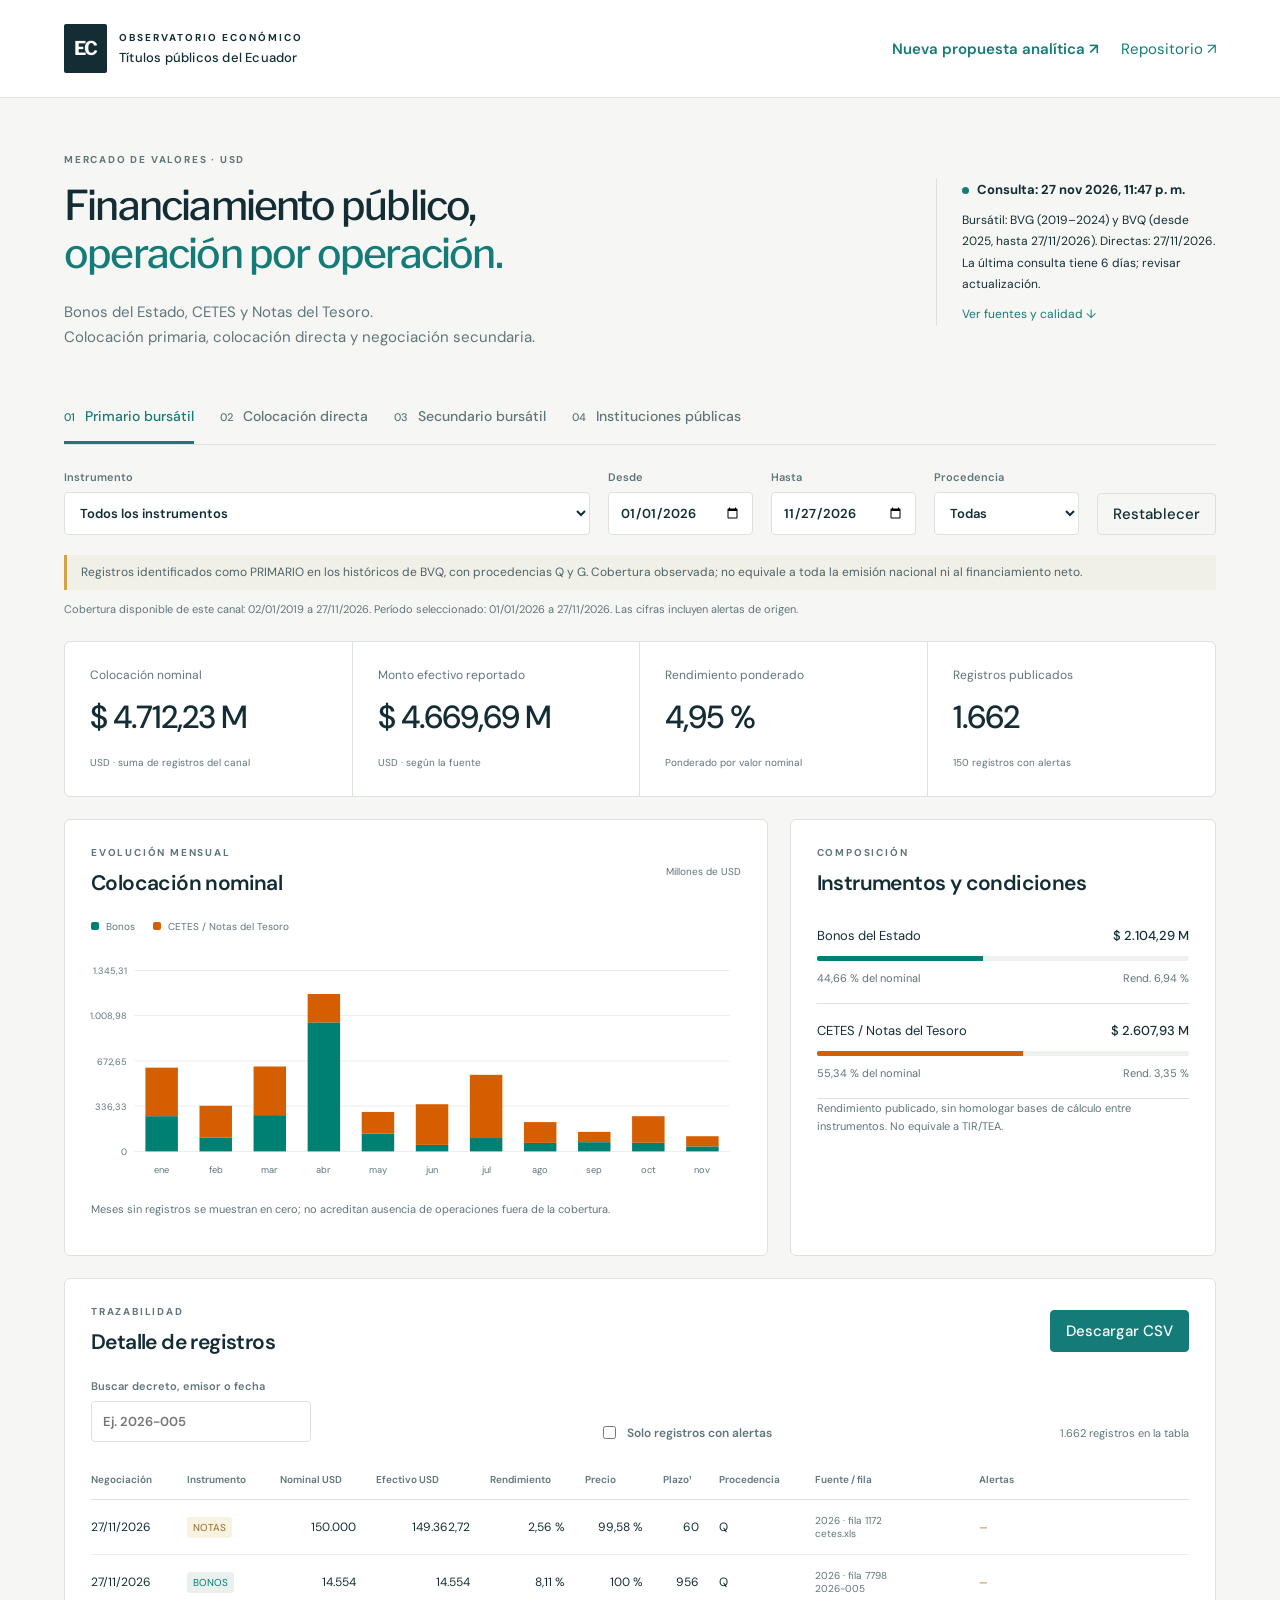
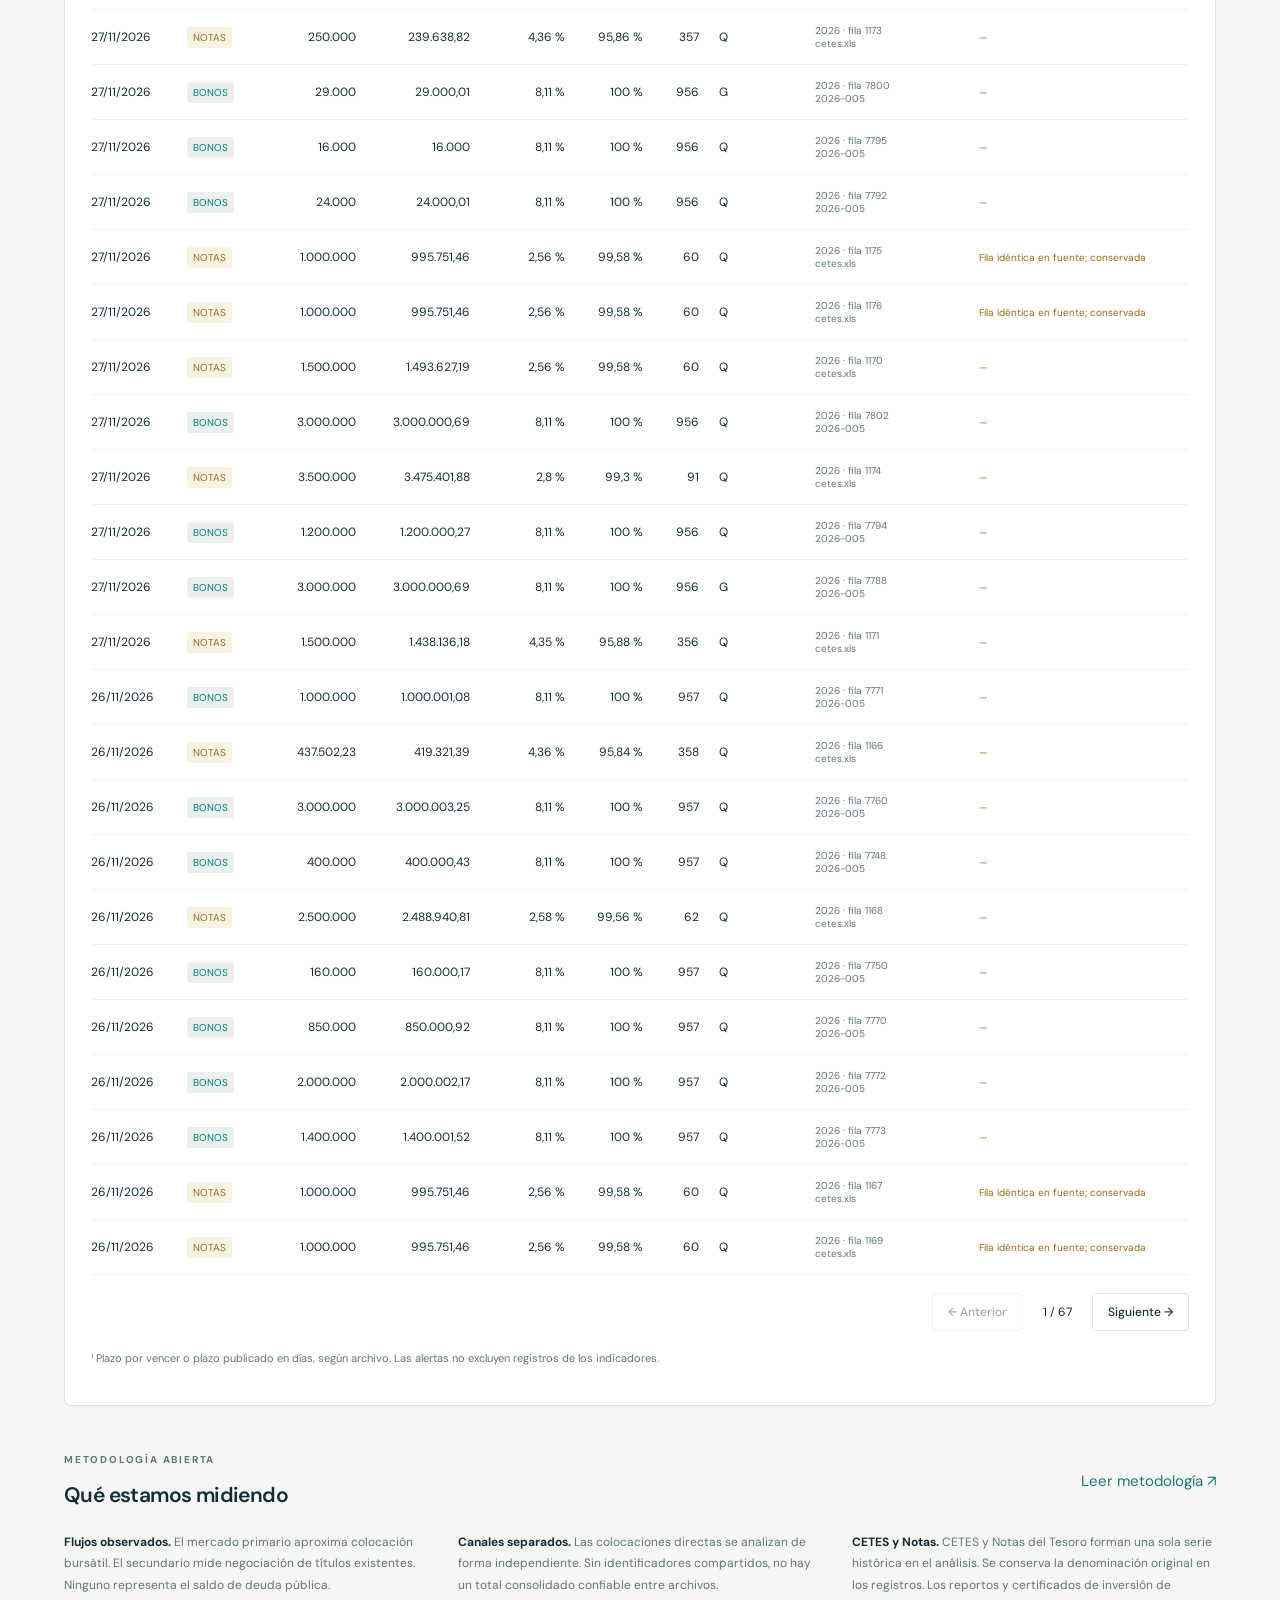
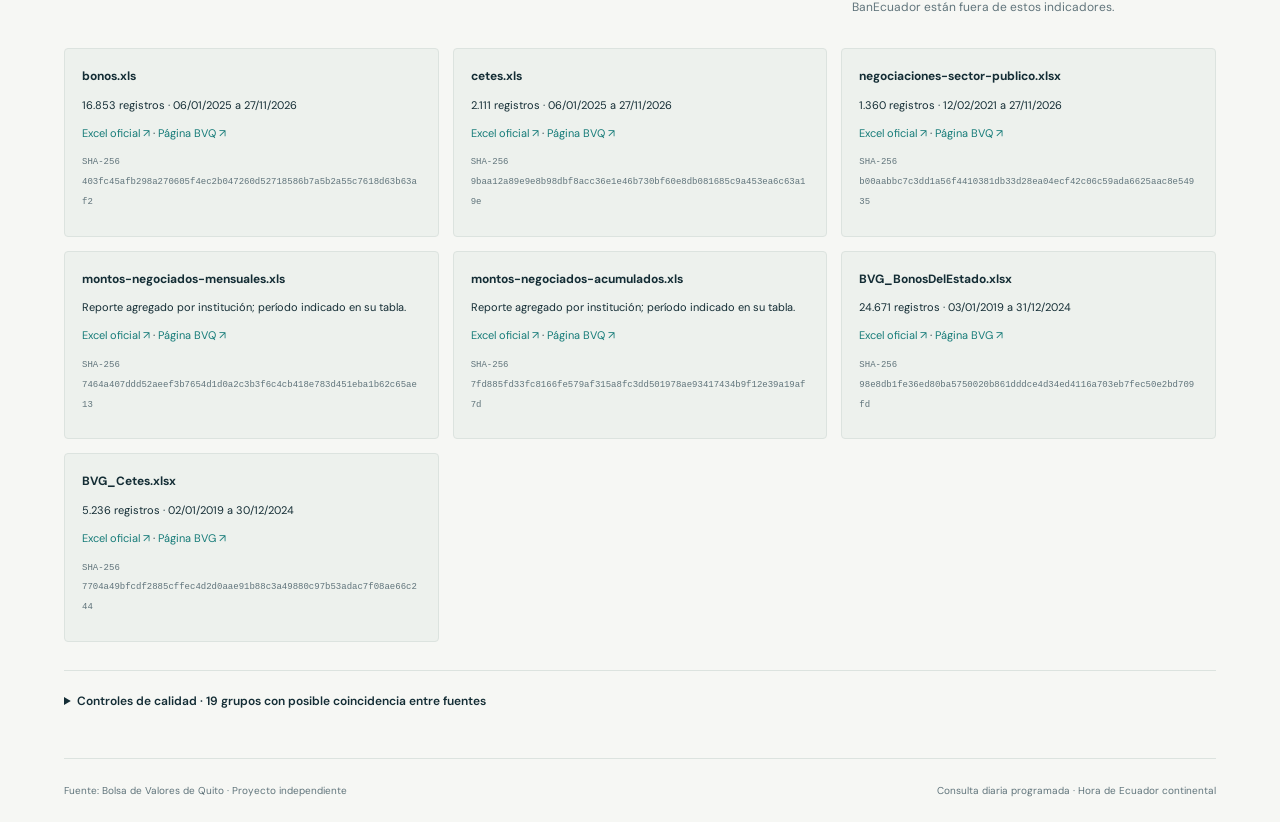
<file: docs/index.html>
<!doctype html>
<html lang="es">
<head><meta charset="utf-8"><meta name="viewport" content="width=device-width,initial-scale=1"><meta name="description" content="Seguimiento de colocaciones y negociaciones de bonos, CETES y Notas del Tesoro en Ecuador, con datos de la Bolsa de Quito."><title>Observatorio de títulos públicos · Ecuador</title><link rel="stylesheet" href="style.css"></head>
<body>
<header><div class="brand"><span class="mark">EC</span><div>OBSERVATORIO ECONÓMICO<small>Títulos públicos del Ecuador</small></div></div><nav aria-label="Vistas del proyecto"><a href="analisis/" style="margin-right:22px;font-weight:600">Nueva propuesta analítica ↗</a><a href="https://github.com/jp1309/ecuador-deuda-dashboard" target="_blank" rel="noopener">Repositorio ↗</a></nav></header>
<main>
<section class="hero"><div><p class="eyebrow">MERCADO DE VALORES · USD</p><h1>Financiamiento público,<br><em>operación por operación.</em></h1><p class="intro">Bonos del Estado, CETES y Notas del Tesoro.<br>Colocación primaria, colocación directa y negociación secundaria.</p></div><aside class="freshness"><span class="status-dot"></span><strong id="checked">Cargando fuentes…</strong><p id="coverage">Verificando cobertura de los archivos</p><a href="#fuentes">Ver fuentes y calidad ↓</a></aside></section>
<div id="error" role="alert" hidden></div>
<nav class="tabs" aria-label="Canal de negociación"><button data-channel="Primario bursátil" class="active" aria-pressed="true">01 <span>Primario bursátil</span></button><button data-channel="Colocación directa" aria-pressed="false">02 <span>Colocación directa</span></button><button data-channel="Secundario bursátil" aria-pressed="false">03 <span>Secundario bursátil</span></button><button data-channel="Instituciones" aria-pressed="false">04 <span>Instituciones públicas</span></button></nav>
<div id="transactions">
<section class="filters" aria-label="Filtros"><label>Instrumento<select id="instrument"><option value="all">Todos los instrumentos</option><option value="BONOS">Bonos del Estado</option><option value="TESORO">CETES / Notas del Tesoro</option></select></label><label>Desde<input type="date" id="from"></label><label>Hasta<input type="date" id="to"></label><label>Procedencia<select id="origin"><option value="all">Todas</option><option value="Q">Q · Quito</option><option value="G">G · Guayaquil</option></select></label><button id="reset" class="subtle">Restablecer</button></section>
<p id="scope" class="scope"></p><p id="period-note" class="small"></p>
<section class="kpis" aria-label="Indicadores"><article><p id="nominal-label">Colocación nominal</p><h2 id="nominal">—</h2><small>USD · suma de registros del canal</small></article><article><p>Monto efectivo reportado</p><h2 id="effective">—</h2><small>USD · según la fuente</small></article><article><p>Rendimiento ponderado</p><h2 id="yield">—</h2><small>Ponderado por valor nominal</small></article><article><p>Registros publicados</p><h2 id="count">—</h2><small id="flag-count">Sin identificador único de operación</small></article></section>
<section class="charts"><article class="panel"><div class="panel-head"><div><p class="eyebrow">EVOLUCIÓN MENSUAL</p><h2 id="chart-title">Colocación nominal</h2></div><span class="unit">Millones de USD</span></div><div class="legend"><span class="bond">Bonos</span><span class="cete">CETES / Notas del Tesoro</span></div><div id="monthly" class="chart"></div><p class="small">Meses sin registros se muestran en cero; no acreditan ausencia de operaciones fuera de la cobertura.</p></article><article class="panel"><div class="panel-head"><div><p class="eyebrow">COMPOSICIÓN</p><h2>Instrumentos y condiciones</h2></div></div><div id="mix"></div><p class="small">Rendimiento publicado, sin homologar bases de cálculo entre instrumentos. No equivale a TIR/TEA.</p></article></section>
<section class="panel detail"><div class="panel-head"><div><p class="eyebrow">TRAZABILIDAD</p><h2>Detalle de registros</h2></div><button id="export">Descargar CSV</button></div><div class="table-tools"><label class="search">Buscar decreto, emisor o fecha<input id="search" type="search" placeholder="Ej. 2026-005"></label><label class="check"><input id="only-flags" type="checkbox"> Solo registros con alertas</label><span id="table-count" class="small" aria-live="polite"></span></div><div class="table-wrap"><table><thead><tr><th>Negociación</th><th>Instrumento</th><th>Nominal USD</th><th>Efectivo USD</th><th>Rendimiento</th><th>Precio</th><th>Plazo¹</th><th>Procedencia</th><th>Fuente / fila</th><th>Alertas</th></tr></thead><tbody id="rows"></tbody></table></div><div class="pager"><button id="prev" class="subtle">← Anterior</button><span id="page"></span><button id="next" class="subtle">Siguiente →</button></div><p class="small">¹ Plazo por vencer o plazo publicado en días, según archivo. Las alertas no excluyen registros de los indicadores.</p></section>
</div>
<section id="institutions" hidden><div class="section-head"><div><p class="eyebrow">CONTEXTO DEL SECTOR PÚBLICO</p><h2>Participación por entidad y región</h2></div><label>Reporte<select id="institution-period"><option value="0">Mensual</option><option value="1">Acumulado</option></select></label></div><p class="scope">Estos montos abarcan la actividad reportada por entidad pública. No identifican quién compró cada bono o CETE y no se suman a las colocaciones.</p><p id="institution-dates"></p><div class="panel"><div class="table-wrap"><table><thead><tr><th>Entidad</th><th>Código</th><th>Quito · USD efectivo</th><th>Guayaquil · USD efectivo</th><th>Nacional · USD efectivo</th><th>Nacional · USD ajustado</th></tr></thead><tbody id="institution-rows"></tbody><tfoot id="institution-total"></tfoot></table></div></div><p class="small">Valor ajustado: se conserva como lo publica BVQ; no se utiliza como financiamiento captado. Mensual y acumulado son ventanas distintas y no se suman.</p></section>
<section id="fuentes" class="sources"><div class="section-head"><div><p class="eyebrow">METODOLOGÍA ABIERTA</p><h2>Qué estamos midiendo</h2></div><a href="https://github.com/jp1309/ecuador-deuda-dashboard/blob/main/METODOLOGIA.md" target="_blank" rel="noopener">Leer metodología ↗</a></div><div class="method-grid"><p><strong>Flujos observados.</strong> El mercado primario aproxima colocación bursátil. El secundario mide negociación de títulos existentes. Ninguno representa el saldo de deuda pública.</p><p><strong>Canales separados.</strong> Las colocaciones directas se analizan de forma independiente. Sin identificadores compartidos, no hay un total consolidado confiable entre archivos.</p><p><strong>CETES y Notas.</strong> CETES y Notas del Tesoro forman una sola serie histórica en el análisis. Se conserva la denominación original en los registros. Los reportos y certificados de inversión de BanEcuador están fuera de estos indicadores.</p></div><div id="source-list" class="source-grid"></div><details><summary id="quality-summary">Controles de calidad y exclusiones</summary><div id="quality"></div></details></section>
<footer><span>Fuente: Bolsa de Valores de Quito · Proyecto independiente</span><span>Consulta diaria programada · Hora de Ecuador continental</span></footer>
</main><script type="module" src="app.js"></script></body></html>
</file>
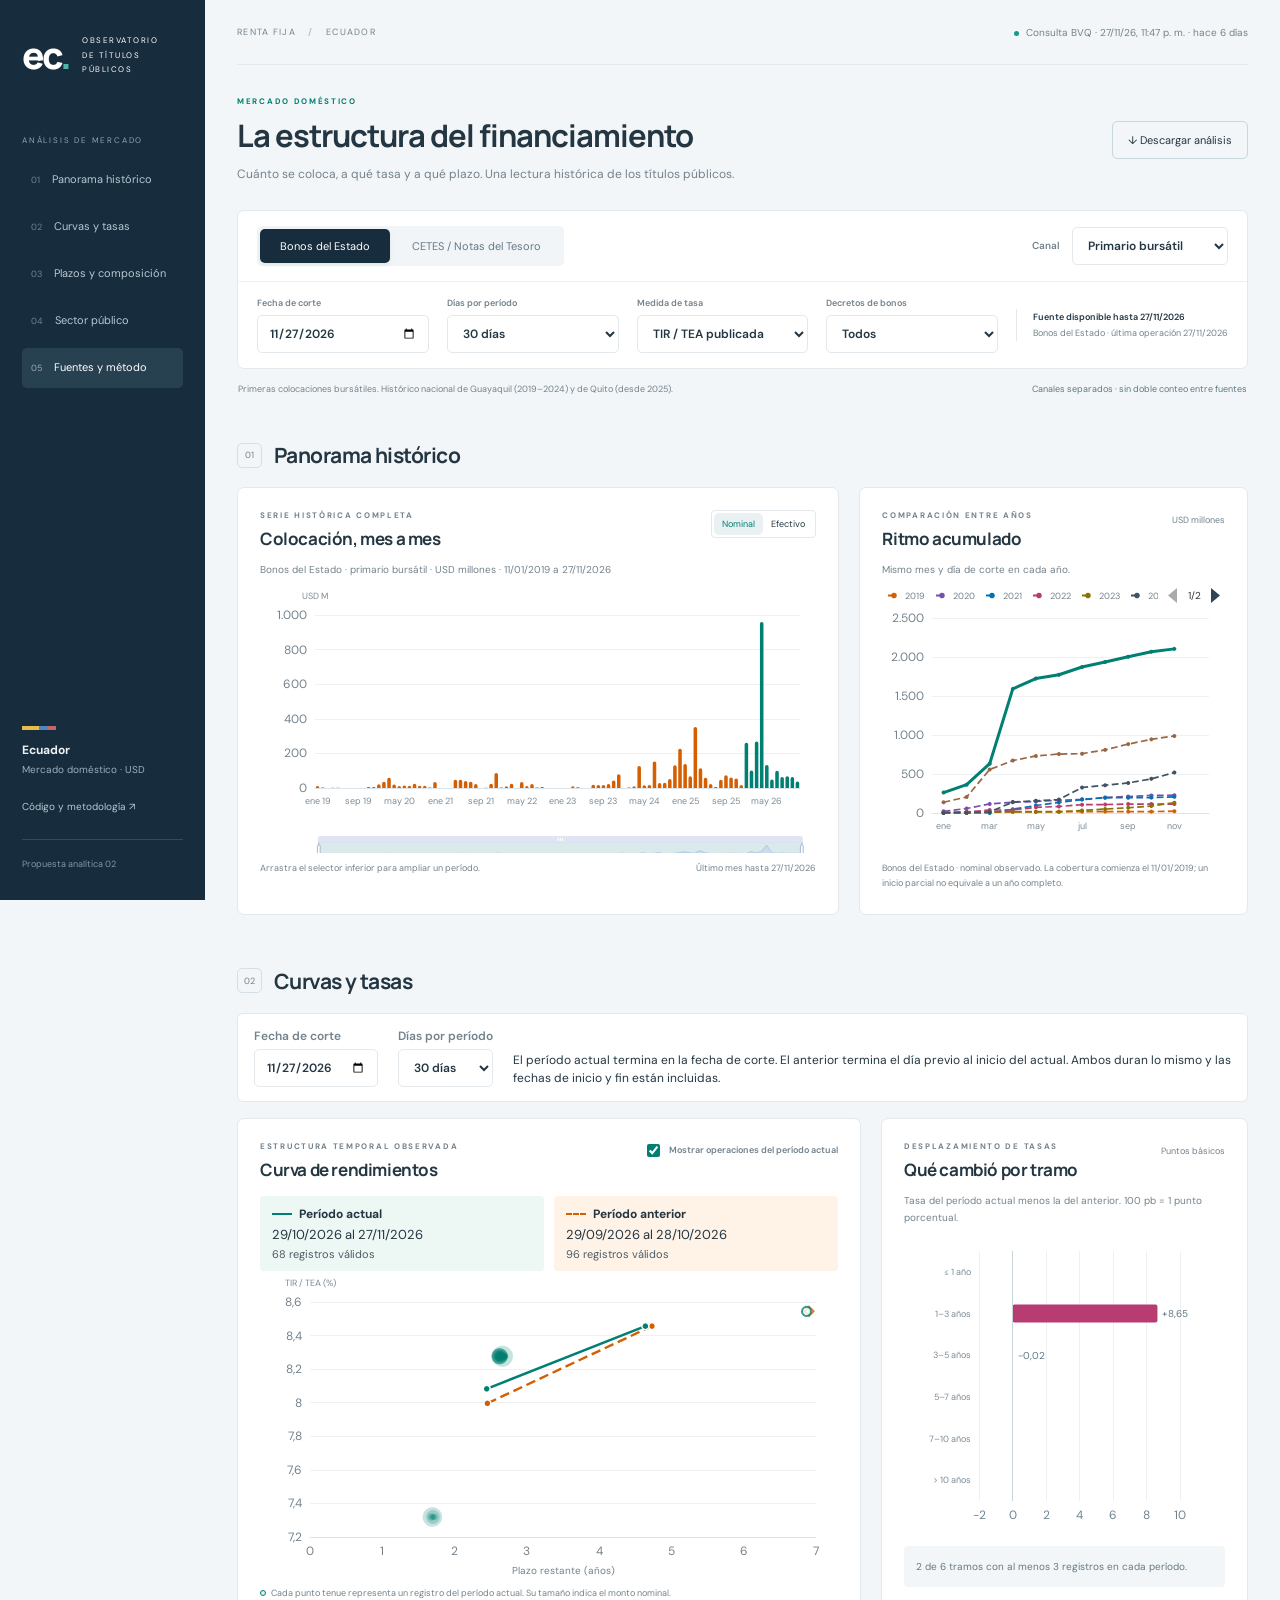
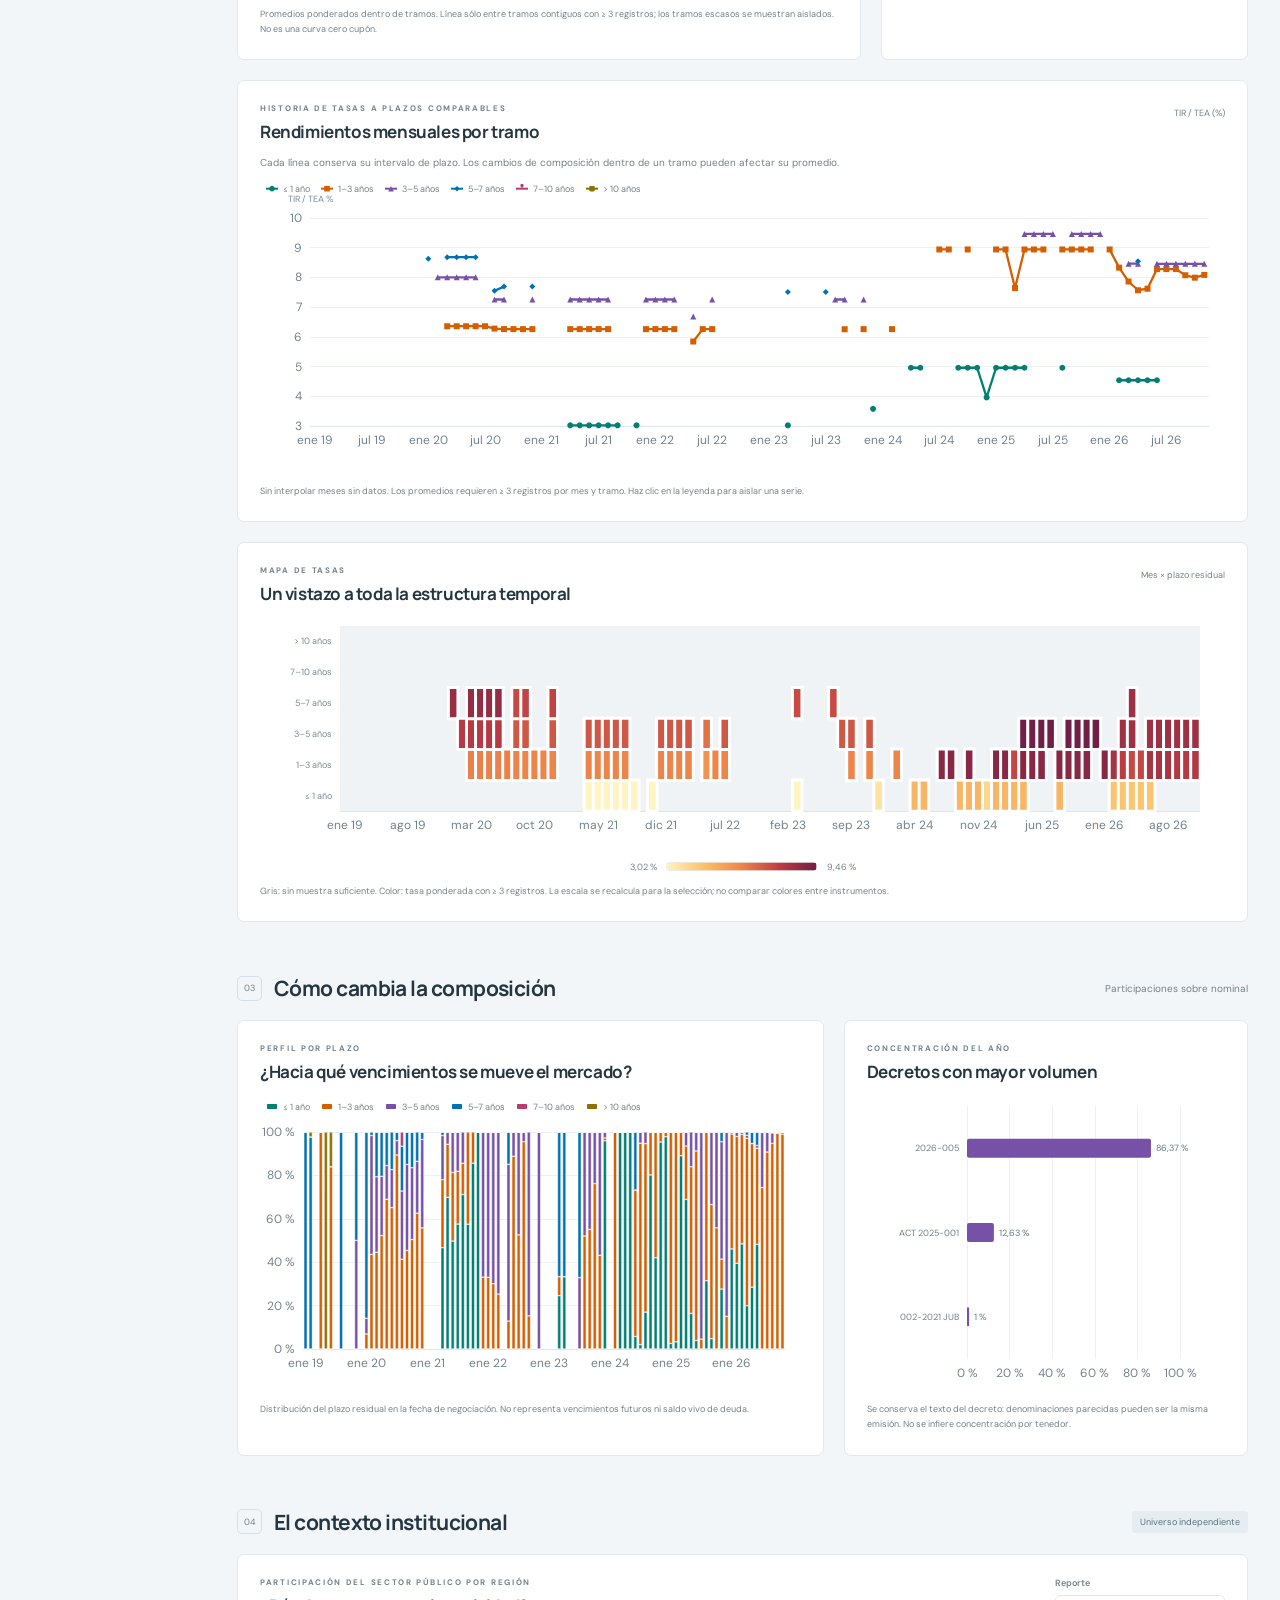
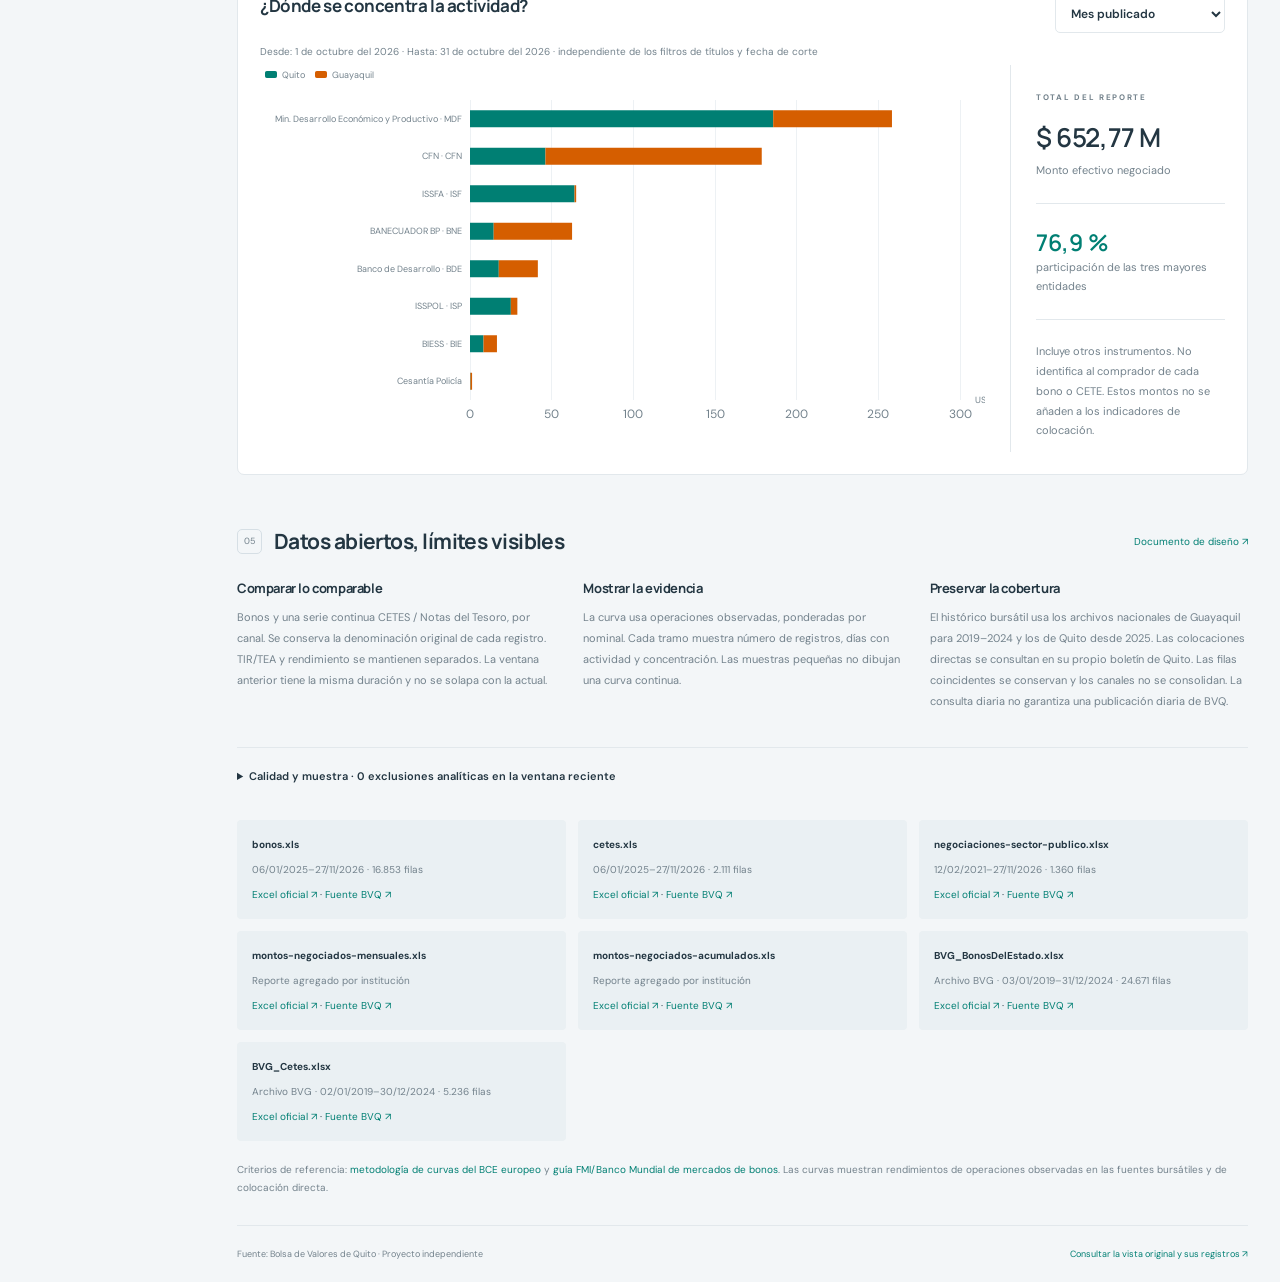
<file: docs/analisis/index.html>
<!doctype html><html lang="es"><head><meta charset="utf-8"><meta name="viewport" content="width=device-width,initial-scale=1"><meta name="description" content="Series históricas, curvas de rendimiento observadas y estructura por plazo de bonos, CETES y Notas del Tesoro en Ecuador."><title>Ecuador · Observatorio de títulos públicos</title><link rel="stylesheet" href="style.css"><script defer src="vendor/echarts.min.js"></script></head><body>
<aside class="sidebar"><a class="logo" href="#panorama"><span>ec<span class="logo-dot">.</span></span><small>OBSERVATORIO<br>DE TÍTULOS PÚBLICOS</small></a><div class="side-label">ANÁLISIS DE MERCADO</div><nav><a class="active" href="#panorama"><span>01</span> Panorama histórico</a><a href="#curvas"><span>02</span> Curvas y tasas</a><a href="#estructura"><span>03</span> Plazos y composición</a><a href="#instituciones"><span>04</span> Sector público</a><a href="#metodo"><span>05</span> Fuentes y método</a></nav><div class="sidebar-bottom"><div class="country"><i></i><i></i><i></i></div><strong>Ecuador</strong><p>Mercado doméstico · USD</p><a href="https://github.com/jp1309/ecuador-deuda-dashboard" target="_blank" rel="noopener">Código y metodología ↗</a><small>Propuesta analítica 02</small></div></aside>
<main><header class="topbar"><span>RENTA FIJA <b>/</b> ECUADOR</span><div><span class="status"></span><span id="updated">Cargando datos BVQ…</span></div></header>
<div class="page-head"><div><p class="eyebrow">MERCADO DOMÉSTICO</p><h1>La estructura del financiamiento</h1><p>Cuánto se coloca, a qué tasa y a qué plazo. Una lectura histórica de los títulos públicos.</p></div><button id="download" class="outline">↓ Descargar análisis</button></div>
<div id="error" hidden role="alert"></div>
<section class="control-panel"><div class="control-top"><div class="segmented" aria-label="Instrumento"><button data-instrument="BONOS" class="selected" aria-pressed="true">Bonos del Estado</button><button data-instrument="TESORO" aria-pressed="false">CETES / Notas del Tesoro</button></div><label>Canal<select id="channel"><option>Primario bursátil</option><option>Colocación directa</option><option>Secundario bursátil</option></select></label></div><div class="control-bottom"><label>Fecha de corte<input type="date" id="asof"></label><label>Días por período<select id="window"><option value="30">30 días</option><option value="90">90 días</option><option value="180">180 días</option></select></label><label>Medida de tasa<select id="rate"><option value="tea_pct">TIR / TEA publicada</option><option value="yield_pct">Rendimiento publicado</option></select></label><label id="group-label">Decretos de bonos<select id="group"><option value="all">Todos</option><option value="jub">Contienen «JUB»</option><option value="other">Sin «JUB»</option></select></label><div class="control-note"><strong id="cutoff">—</strong><span id="source-range">—</span></div></div></section>
<div class="context-line"><span id="scope"></span><span class="context-pill">Canales separados · sin doble conteo entre fuentes</span></div>
<div id="stale" class="notice" hidden><span id="stale-text"></span><button id="last-date">Explorar última operación</button></div>
<section id="panorama" class="anchor"><div class="section-title"><div><span class="section-number">01</span><h2>Panorama histórico</h2></div></div>
<div class="grid overview-grid"><article class="card"><div class="card-head"><div><p class="eyebrow">SERIE HISTÓRICA COMPLETA</p><h3 id="history-title">Colocación mensual</h3></div><div class="inline-control"><button data-money="nominal" class="chosen">Nominal</button><button data-money="effective">Efectivo</button></div></div><p class="chart-sub" id="history-sub">—</p><div id="volume-chart" class="chart large" role="img" aria-label="Serie histórica mensual del volumen"></div><div class="chart-foot"><span>Arrastra el selector inferior para ampliar un período.</span><span id="partial-month"></span></div></article><article class="card"><div class="card-head"><div><p class="eyebrow">COMPARACIÓN ENTRE AÑOS</p><h3>Ritmo acumulado</h3></div><span class="unit">USD millones</span></div><p class="chart-sub">Mismo mes y día de corte en cada año.</p><div id="cumulative-chart" class="chart large" role="img" aria-label="Volumen nominal acumulado por año al mismo corte"></div><p class="chart-foot" id="cumulative-foot"></p></article></div>
</section>
<section id="curvas" class="anchor"><div class="section-title"><div><span class="section-number">02</span><h2>Curvas y tasas</h2></div></div>
<div class="curve-controls">
  <label>Fecha de corte <input type="date" id="curve-asof"></label>
  <label>Días por período <select id="curve-window"><option value="30">30 días</option><option value="90">90 días</option><option value="180">180 días</option></select></label>
  <p>El período actual termina en la fecha de corte. El anterior termina el día previo al inicio del actual. Ambos duran lo mismo y las fechas de inicio y fin están incluidas.</p>
</div><div class="grid curve-grid"><article class="card"><div class="card-head"><div><p class="eyebrow">ESTRUCTURA TEMPORAL OBSERVADA</p><h3>Curva de rendimientos</h3></div><label class="checkbox"><input type="checkbox" id="show-points" checked> Mostrar operaciones del período actual</label></div>
<div class="curve-periods" role="group" aria-label="Períodos de la curva" aria-live="polite">
  <div class="curve-period current"><strong><i class="line current" aria-hidden="true"></i> Período actual</strong><span id="curve-current-range">—</span><small id="curve-current-sample"></small></div>
  <div class="curve-period previous"><strong><i class="line previous" aria-hidden="true"></i> Período anterior</strong><span id="curve-previous-range">—</span><small id="curve-previous-sample"></small></div>
</div>
<div id="curve-chart" class="chart curve" role="img" aria-label="Tasa por plazo restante, períodos actual y anterior"></div>
<div class="legend-note" id="curve-points-note"><span><i class="dot" aria-hidden="true"></i> Cada punto tenue representa un registro del período actual. Su tamaño indica el monto nominal.</span></div><p class="chart-foot">Promedios ponderados dentro de tramos. Línea sólo entre tramos contiguos con ≥ 3 registros; los tramos escasos se muestran aislados. No es una curva cero cupón.</p></article><article class="card changes"><div class="card-head"><div><p class="eyebrow">DESPLAZAMIENTO DE TASAS</p><h3>Qué cambió por tramo</h3></div><span class="unit">Puntos básicos</span></div><p class="chart-sub">Tasa del período actual menos la del anterior. 100 pb = 1 punto porcentual.</p><div id="shift-chart" class="chart curve" role="img" aria-label="Cambio de tasas por tramo de vencimiento"></div><div id="curve-coverage" class="coverage-note"></div></article></div>
<article class="card"><div class="card-head"><div><p class="eyebrow">HISTORIA DE TASAS A PLAZOS COMPARABLES</p><h3>Rendimientos mensuales por tramo</h3></div><span class="unit" id="rate-unit">% anual publicado</span></div><p class="chart-sub">Cada línea conserva su intervalo de plazo. Los cambios de composición dentro de un tramo pueden afectar su promedio.</p><div id="rate-history" class="chart history" role="img" aria-label="Series históricas de tasa por tramo de plazo residual"></div><p class="chart-foot">Sin interpolar meses sin datos. Los promedios requieren ≥ 3 registros por mes y tramo. Haz clic en la leyenda para aislar una serie.</p></article>
<article class="card heat-card"><div class="card-head"><div><p class="eyebrow">MAPA DE TASAS</p><h3>Un vistazo a toda la estructura temporal</h3></div><span class="unit">Mes × plazo residual</span></div><div id="heatmap" class="chart heat" role="img" aria-label="Mapa de calor de rendimientos por mes y plazo"></div><p class="chart-foot">Gris: sin muestra suficiente. Color: tasa ponderada con ≥ 3 registros. La escala se recalcula para la selección; no comparar colores entre instrumentos.</p></article>
</section>
<section id="estructura" class="anchor"><div class="section-title"><div><span class="section-number">03</span><h2>Cómo cambia la composición</h2></div><span class="small">Participaciones sobre nominal</span></div><div class="grid structure-grid"><article class="card"><div class="card-head"><div><p class="eyebrow">PERFIL POR PLAZO</p><h3>¿Hacia qué vencimientos se mueve el mercado?</h3></div></div><div id="tenor-chart" class="chart history" role="img" aria-label="Composición mensual del nominal por tramo de plazo"></div><p class="chart-foot">Distribución del plazo residual en la fecha de negociación. No representa vencimientos futuros ni saldo vivo de deuda.</p></article><article class="card"><div class="card-head"><div><p class="eyebrow">CONCENTRACIÓN DEL AÑO</p><h3 id="concentration-title">Decretos con mayor volumen</h3></div></div><div id="concentration-chart" class="chart history" role="img" aria-label="Concentración del nominal por decreto o procedencia"></div><p id="concentration-foot" class="chart-foot"></p></article></div></section>
<section id="instituciones" class="anchor"><div class="section-title"><div><span class="section-number">04</span><h2>El contexto institucional</h2></div><span class="badge">Universo independiente</span></div><article class="card"><div class="card-head"><div><p class="eyebrow">PARTICIPACIÓN DEL SECTOR PÚBLICO POR REGIÓN</p><h3>¿Dónde se concentra la actividad?</h3></div><label>Reporte<select id="institution-period"><option value="0">Mes publicado</option><option value="1">Acumulado publicado</option></select></label></div><p class="chart-sub" id="institution-period-label"></p><div class="institution-layout"><div id="institution-chart" class="chart institution" role="img" aria-label="Montos efectivos por institución, Quito y Guayaquil"></div><div class="institution-insight"><p class="eyebrow">TOTAL DEL REPORTE</p><h3 id="institution-total">—</h3><p>Monto efectivo negociado</p><hr><strong id="institution-share">—</strong><p>participación de las tres mayores entidades</p><hr><p>Incluye otros instrumentos. No identifica al comprador de cada bono o CETE. Estos montos no se añaden a los indicadores de colocación.</p></div></div></article></section>
<section id="metodo" class="anchor"><div class="section-title"><div><span class="section-number">05</span><h2>Datos abiertos, límites visibles</h2></div><a href="https://github.com/jp1309/ecuador-deuda-dashboard/blob/main/PROPUESTA-ANALITICA.md" target="_blank" rel="noopener">Documento de diseño ↗</a></div><div class="method-grid"><article><h3>Comparar lo comparable</h3><p>Bonos y una serie continua CETES / Notas del Tesoro, por canal. Se conserva la denominación original de cada registro. TIR/TEA y rendimiento se mantienen separados. La ventana anterior tiene la misma duración y no se solapa con la actual.</p></article><article><h3>Mostrar la evidencia</h3><p>La curva usa operaciones observadas, ponderadas por nominal. Cada tramo muestra número de registros, días con actividad y concentración. Las muestras pequeñas no dibujan una curva continua.</p></article><article><h3>Preservar la cobertura</h3><p>El histórico bursátil usa los archivos nacionales de Guayaquil para 2019–2024 y los de Quito desde 2025. Las colocaciones directas se consultan en su propio boletín de Quito. Las filas coincidentes se conservan y los canales no se consolidan. La consulta diaria no garantiza una publicación diaria de BVQ.</p></article></div><details><summary id="quality-title">Calidad de datos y exclusiones analíticas</summary><div id="quality-content"></div></details><div id="sources" class="source-list"></div><div class="research-note">Criterios de referencia: <a href="https://www.ecb.europa.eu/stats/financial_markets_and_interest_rates/euro_area_yield_curves/shared/pdf/technical_notes.pdf" target="_blank" rel="noopener">metodología de curvas del BCE europeo</a> y <a href="https://www.elibrary.imf.org/view/journals/064/2021/001/article-A001-en.xml" target="_blank" rel="noopener">guía FMI/Banco Mundial de mercados de bonos</a>. Las curvas muestran rendimientos de operaciones observadas en las fuentes bursátiles y de colocación directa.</div></section>
<footer><span>Fuente: Bolsa de Valores de Quito · Proyecto independiente</span><a href="../">Consultar la vista original y sus registros ↗</a></footer></main><script type="module" src="app.mjs"></script></body></html>
</file>
<file: docs/style.css>
@import url('https://fonts.googleapis.com/css2?family=DM+Sans:wght@400;500;600;700&family=Libre+Franklin:wght@400;500;600;700;800&display=swap');
:root{--ink:#142d35;--muted:#60747b;--paper:#f6f7f4;--line:#dce3df;--teal:#157b78;--mint:#d55e00;--gold:#d2a347;--bond:#007f73}*{box-sizing:border-box}body{margin:0;background:var(--paper);color:var(--ink);font:15px 'DM Sans',Arial,sans-serif}header{display:flex;align-items:center;justify-content:space-between;padding:24px 5%;border-bottom:1px solid var(--line);background:#fff}a{color:var(--teal);text-decoration:none}a:hover{text-decoration:underline}.brand{display:flex;align-items:center;gap:12px;font-size:10px;letter-spacing:2px;font-weight:700}.brand small{display:block;letter-spacing:.2px;font-size:13px;font-weight:500;margin-top:5px}.mark{background:var(--ink);color:#fff;font:700 19px 'Libre Franklin',sans-serif;padding:13px 10px;letter-spacing:-1px;border-radius:2px}main{max-width:1450px;margin:auto;padding:0 5%}h1,h2,p{margin-top:0}h1{font:500 clamp(30px,3.2vw,48px)/1.18 'Libre Franklin',Arial,sans-serif;letter-spacing:-1.8px;margin-bottom:22px}h1 em{font-style:normal;color:var(--teal)}h2{font-size:21px;font-weight:600;letter-spacing:-.6px;margin-bottom:0}.hero{display:flex;justify-content:space-between;gap:35px;align-items:center;padding:55px 0 40px}.eyebrow{font-size:10px;letter-spacing:1.8px;font-weight:700;color:var(--muted);margin-bottom:15px}.intro{color:var(--muted);line-height:1.7;margin-bottom:0}.freshness{max-width:280px;font-size:12px;border-left:1px solid var(--line);padding-left:25px;line-height:1.8}.freshness strong{font-size:13px}.freshness p{margin:8px 0}.status-dot{display:inline-block;width:7px;height:7px;border-radius:50%;background:var(--teal);margin-right:8px}.tabs{display:flex;border-bottom:1px solid var(--line);gap:26px;margin-bottom:25px}.tabs button{border:0;border-bottom:3px solid transparent;background:transparent;border-radius:0;padding:16px 0;color:var(--muted);font-size:11px;white-space:nowrap}.tabs button span{font-size:14px;margin-left:7px}.tabs button.active{color:var(--teal);border-color:var(--teal)}button,select,input{font:inherit}button{cursor:pointer;border:1px solid var(--teal);border-radius:4px;background:var(--teal);color:#fff;padding:10px 15px;font-weight:500}button:hover{filter:brightness(.93)}button:disabled{opacity:.4;cursor:default}.subtle{border:1px solid var(--line);background:transparent;color:var(--ink)}label{display:flex;flex-direction:column;gap:8px;font-size:11px;font-weight:600;color:var(--muted)}select,input{border:1px solid var(--line);border-radius:4px;background:#fff;padding:11px;color:var(--ink);font-size:13px;min-width:0}input:focus,select:focus,button:focus-visible{outline:2px solid var(--teal);outline-offset:3px}.filters{display:flex;align-items:end;gap:18px;flex-wrap:wrap}.filters label:first-child{flex:1;min-width:200px}.filters label{min-width:145px}.scope{font-size:12px;color:#4d636a;border-left:3px solid var(--gold);padding:8px 14px;background:#f0f0e7;line-height:1.6;margin:20px 0 10px}.small{font-size:11px;color:var(--muted);line-height:1.7}.kpis{display:grid;grid-template-columns:repeat(4,1fr);gap:0;background:#fff;border:1px solid var(--line);border-radius:6px;margin:22px 0}.kpis article{padding:25px;border-right:1px solid var(--line)}.kpis article:last-child{border:0}.kpis p{font-size:12px;color:var(--muted);margin-bottom:13px}.kpis h2{font-size:clamp(24px,2.5vw,34px);font-weight:500;letter-spacing:-1px;margin-bottom:13px;font-variant-numeric:tabular-nums}.kpis small{font-size:10px;color:var(--muted)}.charts{display:grid;grid-template-columns:1.65fr 1fr;gap:22px}.panel{background:#fff;border:1px solid var(--line);border-radius:6px;padding:26px;margin-bottom:22px;min-width:0}.panel-head,.section-head{display:flex;align-items:center;justify-content:space-between;gap:15px;margin-bottom:23px}.panel-head .eyebrow{margin-bottom:10px}.unit{font-size:10px;color:var(--muted)}.legend{display:flex;gap:18px;font-size:10px;color:var(--muted);margin:0 0 12px}.legend span:before{content:'';display:inline-block;width:8px;height:8px;margin-right:7px;border-radius:2px}.bond:before{background:var(--bond)}.cete:before{background:var(--mint)}.note:before{background:var(--gold)}.chart{height:255px}.chart svg{width:100%;height:100%;overflow:visible}.mix-row{padding:18px 0;border-bottom:1px solid var(--line)}.mix-row:first-child{padding-top:7px}.mix-title,.mix-stats{display:flex;justify-content:space-between;align-items:center}.mix-title{font-size:13px;margin-bottom:12px}.mix-title strong{font-weight:500}.mix-stats{color:var(--muted);font-size:11px;margin-top:10px}.track{height:5px;background:#eef1ee;border-radius:2px;overflow:hidden}.fill{height:100%}.table-tools{display:flex;gap:20px;align-items:end;justify-content:space-between;margin-bottom:18px}.search{min-width:220px}.check{flex-direction:row;align-items:center;font-size:12px}.check input{accent-color:var(--teal)}.table-wrap{overflow-x:auto}table{width:100%;border-collapse:collapse;font-size:12px;font-variant-numeric:tabular-nums}th{text-align:left;font-size:10px;color:var(--muted);font-weight:600;padding:13px 10px;border-bottom:1px solid var(--line);white-space:nowrap}td{padding:14px 10px;border-bottom:1px solid #edf0ed;white-space:nowrap}td.numeric{text-align:right}td:first-child,th:first-child{padding-left:0}tbody tr:hover{background:#f7f9f6}.tag{padding:4px 6px;border-radius:3px;background:#eaf0ed;font-size:10px}.tag.BONOS{color:var(--bond)}.tag.CETES{color:#347862}.tag.NOTAS{color:#8d6c23;background:#f8f2e3}.flag{color:#976711;font-size:10px;max-width:260px;white-space:normal}.source-cell{font-size:10px;white-space:normal;min-width:140px;color:var(--muted)}.pager{display:flex;justify-content:end;align-items:center;gap:20px;margin:18px 0;font-size:12px}.empty{color:var(--muted);text-align:center;padding:65px 10px}.sources{padding:25px 0}.method-grid{display:grid;grid-template-columns:repeat(3,1fr);gap:30px}.method-grid p{font-size:12px;line-height:1.8;color:var(--muted)}.method-grid strong{color:var(--ink)}.source-grid{display:grid;grid-template-columns:repeat(3,1fr);gap:14px;margin-top:18px}.source-card{background:#edf1ed;border:1px solid var(--line);border-radius:4px;padding:17px;overflow-wrap:anywhere;font-size:11px;line-height:1.8}.source-card strong{font-size:12px}.source-card p{margin:8px 0}.source-card code{font-size:9px;color:var(--muted)}details{border-top:1px solid var(--line);margin-top:28px;padding:20px 0;font-size:12px;line-height:1.8}summary{cursor:pointer;font-weight:600}footer{display:flex;justify-content:space-between;gap:20px;padding:25px 0;border-top:1px solid var(--line);font-size:10px;color:var(--muted)}#error{background:#fff0e6;padding:20px;line-height:1.6}#institution-total td{font-weight:700;background:#eaf0ed}[hidden]{display:none!important}@media(max-width:1000px){.tabs{gap:16px;overflow-x:auto}.tabs button span{font-size:12px}.kpis article{padding:18px}.charts{grid-template-columns:1fr}.source-grid{grid-template-columns:repeat(2,1fr)}}@media(max-width:650px){header{padding:18px 6%}.hero{display:block;padding:35px 0 25px}.freshness{border-left:0;padding:20px 0 0;max-width:none}.kpis{grid-template-columns:1fr 1fr}.kpis article:nth-child(2){border-right:0}.kpis article:nth-child(-n+2){border-bottom:1px solid var(--line)}.filters{gap:12px}.filters label{flex:1;min-width:130px}.filters label:first-child{min-width:100%}.method-grid,.source-grid{grid-template-columns:1fr;gap:10px}.panel{padding:18px}.table-tools{flex-wrap:wrap}.section-head{align-items:start}.section-head a{font-size:11px}.unit{display:none}footer{display:block}footer span{display:block;margin:7px 0}.chart{height:220px}}
</file>
<file: docs/analisis/style.css>
@import url('https://fonts.googleapis.com/css2?family=DM+Sans:wght@400;500;600;700&family=Manrope:wght@400;500;600;700;800&display=swap');
:root{--navy:#172c3c;--ink:#233642;--muted:#73828c;--line:#e2e8ec;--bg:#f3f6f8;--teal:#007f73;--amber:#d55e00;--red:#b83b72;--blue:#426ea6}*{box-sizing:border-box}html{scroll-behavior:smooth;scroll-padding-top:28px}body{margin:0;color:var(--ink);background:var(--bg);font:14px 'DM Sans',Arial,sans-serif}a{color:var(--teal);text-decoration:none}a:hover{text-decoration:underline}button,input,select{font:inherit}button{cursor:pointer}button:disabled{cursor:default;opacity:.5}button:focus-visible,a:focus-visible,input:focus,select:focus{outline:2px solid #14a3b4;outline-offset:3px}button,input,select{border:1px solid var(--line);border-radius:5px}input,select{padding:9px 11px;background:#fff;color:var(--ink);font-size:12px}button{padding:9px 12px;background:#fff;color:var(--ink)}h1,h2,h3,p{margin-top:0}h1,h2,h3{font-family:Manrope,'DM Sans',Arial,sans-serif}h1{font-size:31px;letter-spacing:-1px;line-height:1.25;font-weight:700;margin:0 0 10px}h2{font-size:21px;margin:0;font-weight:700;letter-spacing:-.55px}h3{font-size:17px;letter-spacing:-.4px;font-weight:700;margin:0}.sidebar{position:fixed;inset:0 auto 0 0;width:205px;background:var(--navy);color:#fff;padding:30px 22px;display:flex;flex-direction:column;z-index:10}.logo{display:flex;align-items:center;gap:13px;color:white}.logo>span{font:800 37px Manrope,sans-serif;letter-spacing:-3px}.logo-dot{color:#4db5b0}.logo small{font-size:8px;letter-spacing:1.5px;line-height:1.8}.logo:hover{text-decoration:none}.side-label{font-size:8px;letter-spacing:1.8px;color:#91a5b3;margin:55px 0 15px}.sidebar nav{display:flex;flex-direction:column;gap:7px}.sidebar nav a{display:flex;gap:12px;color:#b8c8d3;font-size:11px;padding:12px 9px;border-radius:5px;white-space:nowrap}.sidebar nav a.active,.sidebar nav a:hover{background:#284151;color:#fff;text-decoration:none}.sidebar nav a span{font-size:9px;opacity:.55;line-height:16px}.sidebar-bottom{margin-top:auto;padding-top:40px;font-size:10px;color:#9bb0bf}.sidebar-bottom strong{color:#ecf2f4;display:block;margin:12px 0 5px;font-size:12px}.sidebar-bottom p{margin-bottom:24px}.sidebar-bottom a{display:block;color:#b7c9d4;font-size:10px;margin:13px 0}.sidebar-bottom small{display:block;border-top:1px solid #334a5a;margin-top:26px;padding-top:18px;font-size:9px;color:#8199aa}.country{display:flex;width:34px;height:4px}.country i:nth-child(1){width:50%;background:#e8bc48}.country i:nth-child(2){width:25%;background:#5484bd}.country i:nth-child(3){width:25%;background:#c16767}main{margin-left:205px;padding:0 32px;max-width:1800px}.topbar{height:65px;border-bottom:1px solid var(--line);display:flex;align-items:center;justify-content:space-between;color:var(--muted);font-size:9px;letter-spacing:1.3px}.topbar b{margin:0 9px;color:#bac4cc}.topbar>div{letter-spacing:0;font-size:10px}.status{display:inline-block;width:5px;height:5px;background:#149a8c;border-radius:50%;margin-right:7px}.page-head{display:flex;justify-content:space-between;gap:20px;align-items:center;padding:31px 0 26px}.eyebrow{font-size:8px;letter-spacing:1.7px;font-weight:700;color:var(--muted);margin-bottom:10px}.page-head .eyebrow{color:var(--teal)}.page-head>div>p:last-child{font-size:12px;color:var(--muted);margin:0;line-height:1.6}.outline{font-size:11px;border-color:#cad6dd;padding:11px 15px;white-space:nowrap;background:transparent}.control-panel{background:#fff;border:1px solid var(--line);border-radius:7px}.control-top{display:flex;justify-content:space-between;align-items:center;padding:15px 19px;gap:20px}.control-top>label{display:flex;align-items:center;gap:12px;flex-direction:row;font-size:10px}.segmented{display:flex;background:#f1f5f7;border-radius:5px;padding:3px;gap:2px}.segmented button{border:0;background:transparent;font-size:11px;color:#647986;padding:10px 20px}.segmented button.selected{background:var(--navy);color:#fff;box-shadow:0 2px 4px #192d3c15}.control-bottom{display:flex;gap:18px;padding:15px 19px;border-top:1px solid #edf1f3;align-items:center;flex-wrap:wrap}.control-bottom label{flex:1;min-width:115px}label{display:flex;flex-direction:column;gap:6px;font-size:9px;font-weight:600;color:var(--muted)}.control-note{font-size:9px;line-height:1.8;padding-left:16px;border-left:1px solid var(--line);max-width:230px}.control-note strong{display:block;font-weight:600;color:var(--ink)}.control-note span{color:var(--muted)}.context-line{display:flex;justify-content:space-between;gap:15px;padding:13px 1px;font-size:9px;color:var(--muted);line-height:1.6}.context-pill{white-space:nowrap;color:#5e7884}.notice{display:flex;justify-content:space-between;align-items:center;gap:20px;background:#f8efdc;border-left:3px solid var(--amber);font-size:11px;line-height:1.7;padding:13px 16px;margin:10px 0}.notice button{background:transparent;border-color:#d9b881;white-space:nowrap;font-size:10px}.anchor{padding-top:10px}.section-title{display:flex;justify-content:space-between;align-items:center;gap:20px;margin:22px 0 18px}.section-title>div{display:flex;align-items:center;gap:12px}.section-title>a{font-size:10px}.section-number{border:1px solid #d6dfe5;color:var(--muted);font-size:9px;width:25px;height:25px;display:grid;place-items:center;border-radius:5px}.small{font-size:10px;color:var(--muted)}.grid{display:grid;gap:20px}.overview-grid{grid-template-columns:minmax(0,1.55fr) minmax(0,1fr)}.curve-grid{grid-template-columns:minmax(0,1.7fr) minmax(0,1fr)}.structure-grid{grid-template-columns:minmax(0,1.45fr) minmax(0,1fr)}.card{background:#fff;border:1px solid var(--line);border-radius:7px;padding:22px;min-width:0;margin-bottom:20px;overflow:hidden}.card-head{display:flex;justify-content:space-between;gap:12px;align-items:flex-start;margin-bottom:10px}.card-head h3{line-height:1.4}.card-head .eyebrow{margin-bottom:7px}.unit{font-size:9px;color:var(--muted);white-space:nowrap;padding-top:4px}.inline-control{display:flex;border:1px solid var(--line);border-radius:4px;padding:2px}.inline-control button{border:0;background:transparent;padding:5px 8px;font-size:9px}.inline-control button.chosen{background:#e9f1f3;color:var(--teal)}.chart-sub{font-size:10px;color:var(--muted);line-height:1.7;margin-bottom:5px}.chart{width:100%;height:300px}.chart.large{height:270px}.chart.curve{height:305px}.chart.history{height:300px}.chart.heat{height:260px}.chart.institution{height:370px}.chart-foot{display:flex;justify-content:space-between;gap:10px;font-size:9px;color:var(--muted);line-height:1.7;margin:8px 0 0}.checkbox{flex-direction:row;align-items:center;font-size:9px;white-space:nowrap}.checkbox input{accent-color:var(--teal)}.legend-note{display:flex;flex-wrap:wrap;gap:14px;font-size:9px;color:var(--muted);margin-top:5px}.legend-note>span{display:flex;align-items:center;gap:5px}.line{display:block;width:20px;height:0;border-top:2px solid var(--teal)}.line.previous{border-top:2px dashed #d55e00}.dot{display:block;width:6px;height:6px;border:1px solid var(--teal);border-radius:50%;background:#007f7320}.coverage-note{background:#f3f6f8;padding:12px;border-radius:4px;font-size:10px;line-height:1.7;color:#657985;margin-top:10px}.coverage-note strong{font-weight:600;color:var(--ink)}.badge{font-size:9px;padding:5px 8px;background:#e5edf0;color:#5b7380;border-radius:3px}.institution-layout{display:grid;grid-template-columns:minmax(0,1fr) 215px;gap:25px}.institution-insight{border-left:1px solid var(--line);padding:25px 0 0 25px;font-size:11px;color:var(--muted);line-height:1.8}.institution-insight h3{font-size:26px;color:var(--ink);font-weight:600}.institution-insight strong{font:600 23px Manrope,sans-serif;color:var(--teal)}.institution-insight hr{height:1px;background:var(--line);border:0;margin:22px 0}.method-grid{display:grid;grid-template-columns:repeat(3,1fr);gap:28px;margin:24px 0}.method-grid h3{font-size:13px;margin-bottom:10px}.method-grid p{font-size:11px;line-height:1.9;color:var(--muted)}details{padding:18px 0;border-top:1px solid var(--line);font-size:11px;line-height:1.9}summary{cursor:pointer;font-weight:600}.source-list{display:grid;grid-template-columns:repeat(3,1fr);gap:12px;font-size:10px;margin:15px 0}.source-item{padding:15px;background:#eaf0f3;border-radius:4px;overflow-wrap:anywhere;line-height:1.9}.source-item strong{display:block;font-size:10px}.source-item p{margin:6px 0;color:var(--muted)}.research-note{font-size:10px;color:var(--muted);line-height:1.8;margin:20px 0 28px}footer{display:flex;justify-content:space-between;border-top:1px solid var(--line);font-size:9px;padding:22px 0;color:var(--muted)}#error{padding:20px;background:#fae6df;color:#8b4030;line-height:1.7}.empty-chart{display:flex;height:100%;align-items:center;justify-content:center;padding:30px;text-align:center;font-size:12px;line-height:1.8;color:#7a8a95}.tip{font:11px/1.8 'DM Sans',sans-serif;max-width:330px;white-space:normal}.tip b{font-weight:600}.tip small{color:#7b8a92}.tip hr{border:0;border-top:1px solid #e5eaee;margin:5px 0}[hidden]{display:none!important}@media(min-width:1550px){main{padding:0 50px}.chart.large{height:310px}.chart.curve{height:350px}}@media(max-width:1190px){.sidebar{width:175px;padding:25px 15px}main{margin-left:175px;padding:0 23px}.sidebar nav a{font-size:10px;gap:7px}.control-note{display:none}.context-pill{display:none}.card{padding:18px}.curve-grid{grid-template-columns:minmax(0,1.5fr) minmax(0,1fr)}.checkbox{white-space:normal}.institution-layout{grid-template-columns:minmax(0,1fr) 185px}h1{font-size:27px}}@media(max-width:950px){.sidebar{width:150px;padding:25px 10px}.logo{gap:6px}.logo small{font-size:6px}.sidebar nav a{padding:12px 5px;font-size:9px}.sidebar nav a span{display:none}main{margin-left:150px;padding:0 20px}.page-head{align-items:start}.page-head>button{padding:9px;font-size:9px}.overview-grid,.curve-grid,.structure-grid{grid-template-columns:1fr}.segmented button{padding:9px 13px}.control-top{flex-wrap:wrap}.control-top>label{flex:1}.control-top>label>select{flex:1}.chart.large{height:300px}.institution-layout{grid-template-columns:1fr}.institution-insight{border-left:0;border-top:1px solid var(--line);padding:20px 0;display:grid;grid-template-columns:1fr 1fr;gap:12px}.institution-insight hr{display:none}.institution-insight>p:last-child{grid-column:1/-1}.source-list{grid-template-columns:repeat(2,1fr)}}@media(max-width:650px){html{scroll-padding-top:12px}.sidebar{position:relative;width:100%;height:auto;padding:15px 18px;display:block}.logo>span{font-size:29px}.logo small{font-size:7px}.side-label,.sidebar-bottom{display:none}.sidebar nav{flex-direction:row;overflow:auto;gap:8px;margin-top:14px}.sidebar nav a{font-size:10px;padding:9px 11px;flex-shrink:0}main{margin:0;padding:0 15px}.topbar{height:45px;font-size:8px}.topbar>div{font-size:8px}.page-head{padding:22px 0}.page-head h1{font-size:25px}.page-head p:last-child{font-size:11px}.page-head>button{display:none}.segmented{width:100%}.segmented button{flex:1;padding:9px 8px;font-size:10px}.control-top,.control-bottom{padding:12px;gap:12px}.control-bottom label{flex:1 1 40%}.section-title{align-items:start}.section-title h2{font-size:18px}.section-title>.small{max-width:115px;text-align:right;font-size:8px}.section-number{width:22px;height:22px;flex-shrink:0}.section-title>div{gap:8px}.card{padding:16px 12px}.card h3{font-size:15px}.card-head{flex-wrap:wrap}.chart.large,.chart.history,.chart.curve{height:300px}.chart.heat{height:280px}.chart.institution{height:410px}.unit{font-size:8px}.chart-foot{font-size:8px;display:block}.chart-foot span{display:block}.notice{display:block;font-size:10px}.notice button{margin-top:9px}.method-grid{grid-template-columns:1fr;gap:10px}.source-list{grid-template-columns:1fr}.section-title>a{font-size:9px;max-width:90px}.context-line{font-size:8px}footer{display:block;line-height:2}footer a{display:block}.institution-insight{grid-template-columns:1fr}.institution-insight .eyebrow{margin-bottom:0}.institution-insight>p{margin:0}.institution-insight>p:last-child{margin-top:10px}.tip{max-width:245px}}

.curve-controls {
  display: flex;
  flex-wrap: wrap;
  align-items: end;
  gap: 12px 20px;
  margin-bottom: 16px;
  padding: 14px 16px;
  border: 1px solid var(--line);
  border-radius: 6px;
  background: #fff;
}
.curve-controls label {
  display: grid;
  gap: 5px;
  font-size: 12px;
  font-weight: 600;
}
.curve-controls p {
  flex: 1 1 260px;
  margin: 0;
  color: var(--ink);
  font-size: 12px;
  line-height: 1.5;
}
.curve-periods {
  display: grid;
  grid-template-columns: repeat(2, minmax(0, 1fr));
  gap: 10px;
  margin: 14px 0 6px;
}
.curve-period {
  display: grid;
  align-content: start;
  gap: 4px;
  padding: 10px 12px;
  border-radius: 4px;
  background: #edf7f4;
  color: var(--ink);
  font-size: 13px;
  font-variant-numeric: tabular-nums;
}
.curve-period.previous { background: #fff2e7; }
.curve-period strong { display: flex; align-items: center; gap: 7px; font-size: 12px; }
.curve-period .line { flex: 0 0 20px; }
.curve-period small { color: #4c5d66; font-size: 11px; }
@media (max-width: 560px) {
  .curve-periods { grid-template-columns: 1fr; }
  .curve-controls p { flex-basis: 100%; }
}
</file>
